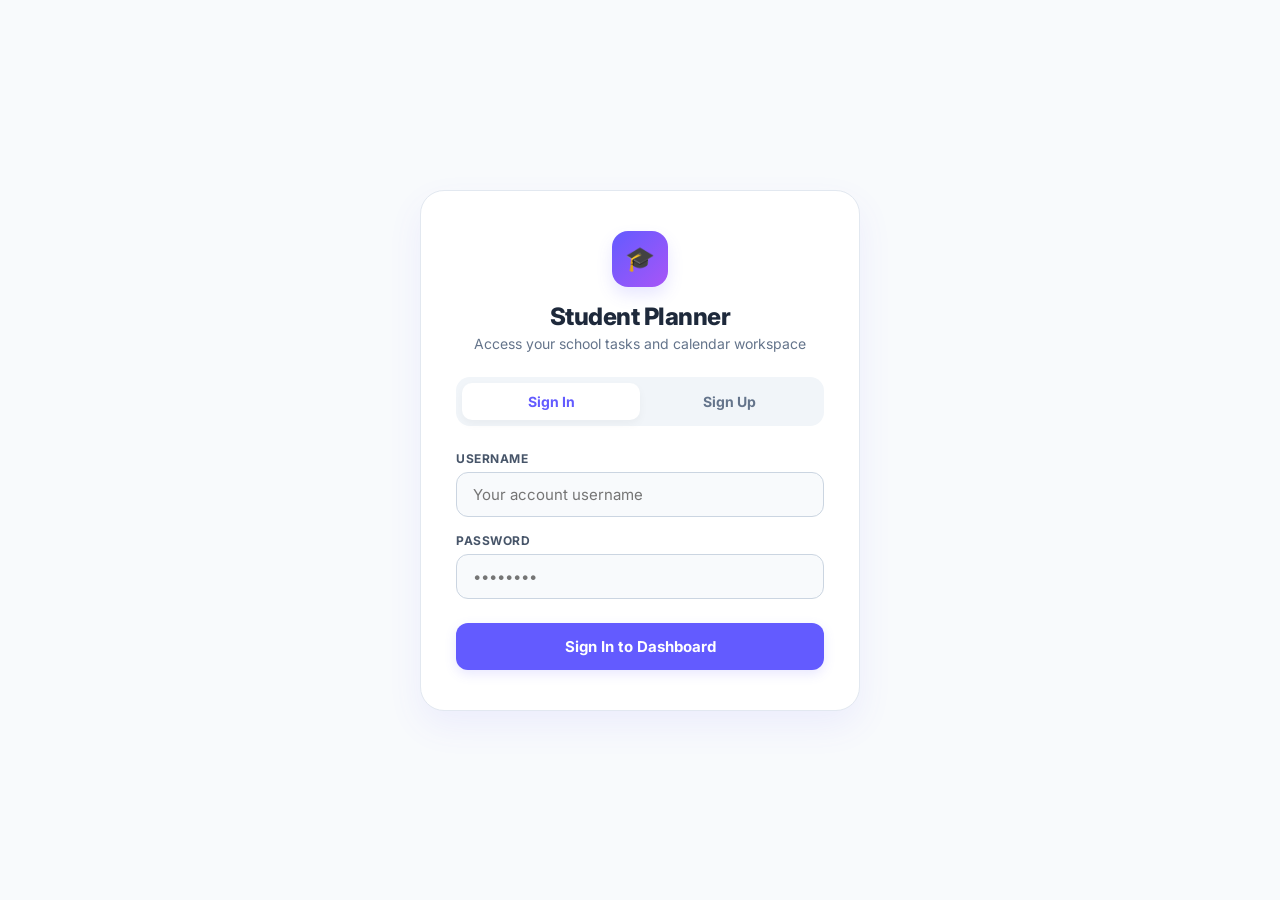
<file: auth.html>
<!DOCTYPE html>
<html lang="en">
<head>
    <meta charset="UTF-8">
    <meta name="viewport" content="width=device-width, initial-scale=1.0">
    <title>Academic Workspace Portal</title>
    <link rel="preconnect" href="https://fonts.googleapis.com">
    <link rel="preconnect" href="https://fonts.gstatic.com" crossorigin>
    <link href="https://fonts.googleapis.com/css2?family=Inter:wght@400;500;600;700;800&display=swap" rel="stylesheet">
    
    <style>
        * { margin: 0; padding: 0; box-sizing: border-box; font-family: 'Inter', sans-serif; }
        
        body { 
            background: #f8fafc; 
            min-height: 100vh; 
            display: flex; 
            align-items: center; 
            justify-content: center;
            padding: 20px;
        }

        .auth-container {
            background: #ffffff;
            width: 100%;
            max-width: 440px;
            padding: 40px 35px;
            border-radius: 24px;
            box-shadow: 0 15px 35px rgba(99, 91, 255, 0.08);
            border: 1px solid #e2e8f0;
        }

        .brand-header {
            text-align: center;
            margin-bottom: 25px;
        }

        .brand-logo {
            width: 56px;
            height: 56px;
            background: linear-gradient(135deg, #635bff, #a855f7);
            border-radius: 16px;
            margin: 0 auto 15px auto;
            display: flex;
            align-items: center;
            justify-content: center;
            color: white;
            font-size: 24px;
            box-shadow: 0 8px 16px rgba(99, 91, 255, 0.15);
        }

        .brand-header h1 { font-size: 24px; font-weight: 800; color: #1e293b; letter-spacing: -0.5px; }
        .brand-header p { font-size: 14px; color: #64748b; margin-top: 4px; }

        .tab-switcher {
            display: flex;
            background: #f1f5f9;
            padding: 6px;
            border-radius: 14px;
            margin-bottom: 25px;
        }

        .tab-btn {
            flex: 1;
            padding: 10px;
            border: none;
            background: transparent;
            font-size: 14px;
            font-weight: 700;
            color: #64748b;
            cursor: pointer;
            border-radius: 10px;
            transition: all 0.2s ease;
        }

        .tab-btn.active {
            background: #ffffff;
            color: #635bff;
            box-shadow: 0 4px 10px rgba(0, 0, 0, 0.04);
        }

        .auth-form {
            display: none;
            flex-direction: column;
            gap: 16px;
        }

        .auth-form.active {
            display: flex;
        }

        .input-group {
            display: flex;
            flex-direction: column;
            gap: 6px;
        }

        label {
            font-size: 12px;
            font-weight: 700;
            color: #475569;
            text-transform: uppercase;
            letter-spacing: 0.5px;
        }

        .input-box {
            width: 100%;
            padding: 12px 16px;
            border: 1px solid #cbd5e1;
            border-radius: 12px;
            font-size: 15px;
            outline: none;
            transition: all 0.2s ease;
            background: #f8fafc;
        }

        .input-box:focus {
            border-color: #635bff;
            background: #ffffff;
            box-shadow: 0 0 0 4px rgba(99, 91, 255, 0.1);
        }

        .submit-btn {
            width: 100%;
            background: #635bff;
            color: white;
            border: none;
            padding: 14px;
            border-radius: 12px;
            font-size: 15px;
            font-weight: 700;
            cursor: pointer;
            transition: all 0.2s ease;
            margin-top: 8px;
            box-shadow: 0 4px 12px rgba(99, 91, 255, 0.15);
        }

        .submit-btn:hover {
            background: #4f46e5;
            transform: translateY(-1px);
            box-shadow: 0 6px 16px rgba(99, 91, 255, 0.25);
        }

        .alert-message {
            color: #ef4444;
            font-size: 13px;
            font-weight: 600;
            text-align: center;
            display: none;
            margin-top: 4px;
        }
    </style>
</head>
<body>

    <div class="auth-container">
        <div class="brand-header">
            <div class="brand-logo">🎓</div>
            <h1>Student Planner</h1>
            <p>Access your school tasks and calendar workspace</p>
        </div>

        <div class="tab-switcher">
            <button class="tab-btn active" onclick="switchForm('login')">Sign In</button>
            <button class="tab-btn" onclick="switchForm('register')">Sign Up</button>
        </div>

        <form id="login-form" class="auth-form active" onsubmit="handleLoginSubmit(event)">
            <div class="input-group">
                <label for="login-username">Username</label>
                <input type="text" id="login-username" class="input-box" placeholder="Your account username" required autocomplete="username">
            </div>
            <div class="input-group">
                <label for="login-password">Password</label>
                <input type="password" id="login-password" class="input-box" placeholder="••••••••" required autocomplete="current-password">
            </div>
            <button type="submit" class="submit-btn">Sign In to Dashboard</button>
            <div id="login-error" class="alert-message">No account found with that username!</div>
        </form>

        <form id="register-form" class="auth-form" onsubmit="handleRegisterSubmit(event)">
            <div class="input-group">
                <label for="reg-username">Choose Username</label>
                <input type="text" id="reg-username" class="input-box" placeholder="e.g., sirach" required>
            </div>
            <div class="input-group">
                <label for="reg-school">School Name (Optional)</label>
                <input type="text" id="reg-school" class="input-box" placeholder="e.g., Horizon Science Academy">
            </div>
            <div class="input-group">
                <label for="reg-password">Password</label>
                <input type="password" id="reg-password" class="input-box" placeholder="••••••••" required>
            </div>
            <button type="submit" class="submit-btn">Create & Enter Workspace</button>
        </form>
    </div>

    <script>
        function switchForm(mode) {
            const tabs = document.querySelectorAll('.tab-btn');
            const loginForm = document.getElementById('login-form');
            const regForm = document.getElementById('register-form');
            
            document.getElementById('login-error').style.display = 'none';

            if(mode === 'login') {
                tabs[0].classList.add('active');
                tabs[1].classList.remove('active');
                loginForm.classList.add('active');
                regForm.classList.remove('active');
            } else {
                tabs[0].classList.remove('active');
                tabs[1].classList.add('active');
                loginForm.classList.remove('active');
                regForm.classList.add('active');
            }
        }

        // Handles Registration and Logs the user in directly right away!
        function handleRegisterSubmit(event) {
            event.preventDefault();
            const uName = document.getElementById('reg-username').value.trim().toLowerCase();
            let schoolVal = document.getElementById('reg-school').value.trim();
            
            if(!schoolVal) {
                schoolVal = "student workspace";
            }
            
            // Save the profile info setup database keys
            localStorage.setItem(`user_${uName}_name`, uName);
            localStorage.setItem(`user_${uName}_school`, schoolVal);
            
            // Set session login data immediately 
            localStorage.setItem('portal_current_user', uName);
            
            // Direct entry into the main layout without step blocks
            window.parent.location.replace("../index.html");
        }

        function handleLoginSubmit(event) {
            event.preventDefault();
            const uName = document.getElementById('login-username').value.trim().toLowerCase();
            
            const profileExists = localStorage.getItem(`user_${uName}_name`) || uName === 'sirach';
            
            if(profileExists) {
                localStorage.setItem('portal_current_user', uName);
                window.parent.location.replace("../index.html");
            } else {
                document.getElementById('login-error').style.display = 'block';
            }
        }

        // Safeguard gateway auto bypass redirect rules
        if (localStorage.getItem('portal_current_user')) {
            window.parent.location.replace("../index.html");
        }
    </script>
</body>
</html>
</file>
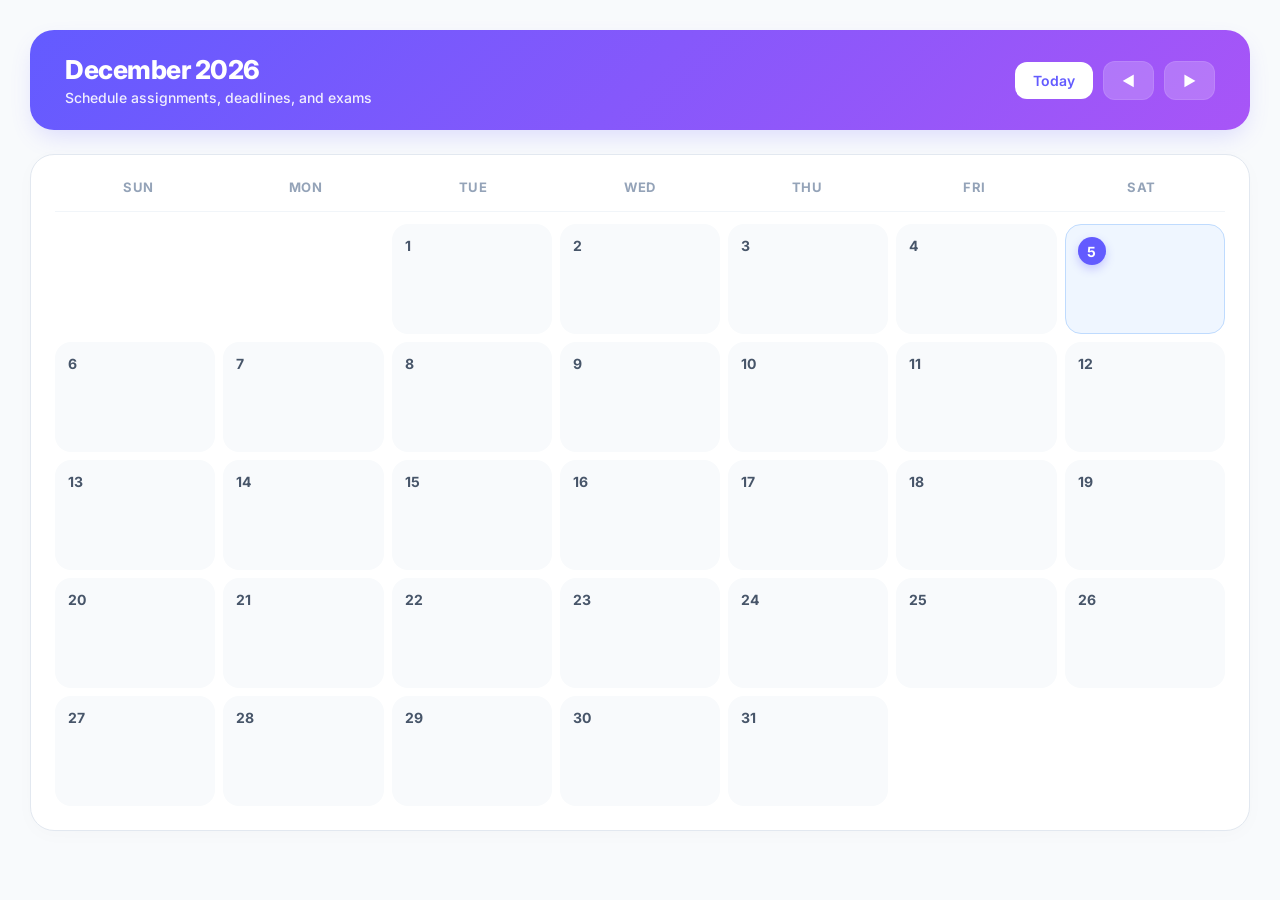
<file: calender.html>
<!DOCTYPE html>
<html lang="en">
<head>
    <meta charset="UTF-8">
    <meta name="viewport" content="width=device-width, initial-scale=1.0">
    <title>Academic Calendar</title>
    <link rel="preconnect" href="https://fonts.googleapis.com">
    <link rel="preconnect" href="https://fonts.gstatic.com" crossorigin>
    <link href="https://fonts.googleapis.com/css2?family=Inter:wght@300;400;500;600;700;800&display=swap" rel="stylesheet">
    
    <style>
        * { margin: 0; padding: 0; box-sizing: border-box; font-family: 'Inter', sans-serif; }
        body { padding: 30px; background-color: #f8fafc; color: #1e293b; min-height: 100vh; }

        /* Vibrant Gradient Header Banner matching your main Dashboard style */
        .calendar-banner {
            background: linear-gradient(135deg, #635bff, #a855f7);
            color: white; padding: 24px 35px; border-radius: 24px;
            display: flex; align-items: center; justify-content: space-between;
            margin-bottom: 24px; box-shadow: 0 10px 25px -5px rgba(99, 91, 255, 0.2);
        }
        .banner-left h1 { font-size: 26px; font-weight: 800; letter-spacing: -0.5px; margin-bottom: 4px; }
        .banner-left p { font-size: 14px; opacity: 0.9; font-weight: 500; }
        
        .controls-wrapper { display: flex; align-items: center; gap: 10px; }
        .nav-btn {
            background: rgba(255, 255, 255, 0.2); border: 1px solid rgba(255, 255, 255, 0.1);
            color: white; padding: 10px 18px; border-radius: 12px; font-weight: 600;
            font-size: 14px; cursor: pointer; transition: 0.2s;
        }
        .nav-btn:hover { background: rgba(255, 255, 255, 0.3); transform: translateY(-1px); }
        .btn-today { background: white; color: #635bff; border: none; }
        .btn-today:hover { background: #f8fafc; color: #4f46e5; }

        /* Clean White Grid Layout */
        .calendar-sheet {
            background: #ffffff; border-radius: 24px; border: 1px solid #e2e8f0;
            padding: 24px; box-shadow: 0 4px 20px rgba(0, 0, 0, 0.02);
        }
        
        .weekdays-header {
            display: grid; grid-template-columns: repeat(7, 1fr);
            text-align: center; font-weight: 700; font-size: 13px;
            color: #94a3b8; text-transform: uppercase; letter-spacing: 0.5px;
            padding-bottom: 16px; border-bottom: 1px solid #f1f5f9;
        }

        .days-grid {
            display: grid; grid-template-columns: repeat(7, 1fr);
            grid-auto-rows: minmax(110px, 1fr); gap: 8px; margin-top: 12px;
        }

        .day-cell {
            background: #f8fafc; padding: 12px; border-radius: 16px;
            display: flex; flex-direction: column; justify-content: space-between;
            transition: all 0.2s ease; border: 1px solid transparent; cursor: pointer;
        }
        .day-cell:hover { background: #ffffff; border-color: #cbd5e1; transform: translateY(-2px); box-shadow: 0 4px 12px rgba(0,0,0,0.03); }
        
        /* Current day highlight styling */
        .day-cell.today { background: #eff6ff; border-color: #bfdbfe; }
        .day-cell.today .day-number { background: #635bff; color: white; width: 28px; height: 28px; display: flex; align-items: center; justify-content: center; border-radius: 50%; box-shadow: 0 4px 10px rgba(99, 91, 255, 0.3); }
        
        .day-number { font-size: 14px; font-weight: 700; color: #475569; }
        .day-cell.empty { background: transparent; border: none; cursor: default; pointer-events: none; }
        
        /* Inside Cell Events */
        .event-container { margin-top: 6px; display: flex; flex-direction: column; gap: 4px; overflow: hidden; }
        .event-tag {
            font-size: 11px; font-weight: 700; padding: 4px 8px;
            border-radius: 8px; background: rgba(99, 91, 255, 0.1); color: #635bff;
            white-space: nowrap; text-overflow: ellipsis; overflow: hidden;
            border-left: 3px solid #635bff;
        }

        /* Task Entry Modal Window */
        .modal-overlay {
            display: none; position: fixed; top: 0; left: 0; width: 100%; height: 100%;
            background: rgba(15, 23, 42, 0.3); backdrop-filter: blur(4px); -webkit-backdrop-filter: blur(4px);
            z-index: 1000; align-items: center; justify-content: center;
        }
        .modal-body {
            background: white; padding: 30px; border-radius: 24px; width: 100%;
            max-width: 400px; border: 1px solid #e2e8f0; box-shadow: 0 20px 25px -5px rgba(0,0,0,0.1);
        }
        .modal-body h3 { font-size: 18px; font-weight: 800; margin-bottom: 16px; color: #1e293b; letter-spacing: -0.5px; }
        .input-box { width: 100%; padding: 12px 16px; border: 1px solid #cbd5e1; border-radius: 12px; font-size: 14px; outline: none; transition: 0.2s; margin-bottom: 20px; }
        .input-box:focus { border-color: #635bff; box-shadow: 0 0 0 4px rgba(99, 91, 255, 0.1); }
        
        .modal-actions { display: flex; justify-content: flex-end; gap: 8px; }
        .action-btn { padding: 10px 18px; border-radius: 12px; font-size: 14px; font-weight: 600; cursor: pointer; border: none; }
        .btn-cancel { background: #f1f5f9; color: #475569; }
        .btn-save { background: #635bff; color: white; }
    </style>
</head>
<body>

    <div class="calendar-banner">
        <div class="banner-left">
            <h1 id="month-year-title">Month Year</h1>
            <p>Schedule assignments, deadlines, and exams</p>
        </div>
        <div class="controls-wrapper">
            <button class="nav-btn btn-today" onclick="jumpToToday()">Today</button>
            <button class="nav-btn" onclick="changeMonth(-1)">◀</button>
            <button class="nav-btn" onclick="changeMonth(1)">▶</button>
        </div>
    </div>

    <div class="calendar-sheet">
        <div class="weekdays-header">
            <div>Sun</div>
            <div>Mon</div>
            <div>Tue</div>
            <div>Wed</div>
            <div>Thu</div>
            <div>Fri</div>
            <div>Sat</div>
        </div>
        <div id="days-grid-box" class="days-grid"></div>
    </div>

    <div id="event-modal" class="modal-overlay">
        <div class="modal-body">
            <h3>Add New Planner Event</h3>
            <input type="text" id="event-input-field" class="input-box" placeholder="e.g., Biology Lab Due">
            <div class="modal-actions">
                <button class="action-btn btn-cancel" onclick="closeEventModal()">Cancel</button>
                <button class="action-btn btn-save" onclick="saveEventData()">Save Task</button>
            </div>
        </div>
    </div>

    <script>
        let currentYear, currentMonth;
        let activeSelectedDateStr = "";

        const userKey = localStorage.getItem('portal_current_user') || 'sirach';
        const STORAGE_DB_KEY = `user_${userKey}_calendar_events`;

        document.addEventListener('DOMContentLoaded', () => {
            const today = new Date();
            currentYear = today.getFullYear();
            currentMonth = today.getMonth();
            buildCalendarCells();
        });

        function buildCalendarCells() {
            const container = document.getElementById('days-grid-box');
            const titleDisplay = document.getElementById('month-year-title');
            if(!container || !titleDisplay) return;

            container.innerHTML = "";
            
            const firstDayDayIndex = new Date(currentYear, currentMonth, 1).getDay();
            const totalDaysInCurrentMonth = new Date(currentYear, currentMonth + 1, 0).getDate();
            const namesArray = ["January", "February", "March", "April", "May", "June", "July", "August", "September", "October", "November", "December"];
            
            titleDisplay.textContent = `${namesArray[currentMonth]} ${currentYear}`;
            const globalEventsMap = JSON.parse(localStorage.getItem(STORAGE_DB_KEY)) || {};

            for(let i = 0; i < firstDayDayIndex; i++) {
                const blank = document.createElement('div');
                blank.className = 'day-cell empty';
                container.appendChild(blank);
            }

            const activeTodayObject = new Date();
            for(let dayNum = 1; dayNum <= totalDaysInCurrentMonth; dayNum++) {
                const dayBox = document.createElement('div');
                dayBox.className = 'day-cell';
                
                const standardIsoDateString = `${currentYear}-${String(currentMonth + 1).padStart(2,'0')}-${String(dayNum).padStart(2,'0')}`;
                
                if (dayNum === activeTodayObject.getDate() && currentMonth === activeTodayObject.getMonth() && currentYear === activeTodayObject.getFullYear()) {
                    dayBox.classList.add('today');
                }

                dayBox.innerHTML = `<span class="day-number">${dayNum}</span><div class="event-container" id="box-${standardIsoDateString}"></div>`;
                dayBox.addEventListener('click', () => openEventModal(standardIsoDateString));
                container.appendChild(dayBox);

                if (globalEventsMap[standardIsoDateString]) {
                    const innerTargetList = dayBox.querySelector('.event-container');
                    globalEventsMap[standardIsoDateString].forEach(item => {
                        const label = document.createElement('div');
                        label.className = 'event-tag';
                        label.textContent = item.title;
                        innerTargetList.appendChild(label);
                    });
                }
            }
        }

        function changeMonth(step) {
            currentMonth += step;
            if(currentMonth > 11) { currentMonth = 0; currentYear++; }
            else if(currentMonth < 0) { currentMonth = 11; currentYear--; }
            buildCalendarCells();
        }

        function jumpToToday() {
            const today = new Date();
            currentYear = today.getFullYear();
            currentMonth = today.getMonth();
            buildCalendarCells();
        }

        function openEventModal(dateStr) {
            activeSelectedDateStr = dateStr;
            document.getElementById('event-input-field').value = "";
            document.getElementById('event-modal').style.display = 'flex';
        }

        function closeEventModal() { document.getElementById('event-modal').style.display = 'none'; }

        function saveEventData() {
            const enteredText = document.getElementById('event-input-field').value.trim();
            if(!enteredText) return closeEventModal();

            let dataMap = JSON.parse(localStorage.getItem(STORAGE_DB_KEY)) || {};
            if(!dataMap[activeSelectedDateStr]) dataMap[activeSelectedDateStr] = [];

            dataMap[activeSelectedDateStr].push({ title: enteredText });
            localStorage.setItem(STORAGE_DB_KEY, JSON.stringify(dataMap));
            
            closeEventModal();
            buildCalendarCells();
        }
    </script>
</body>
</html>
</file>
